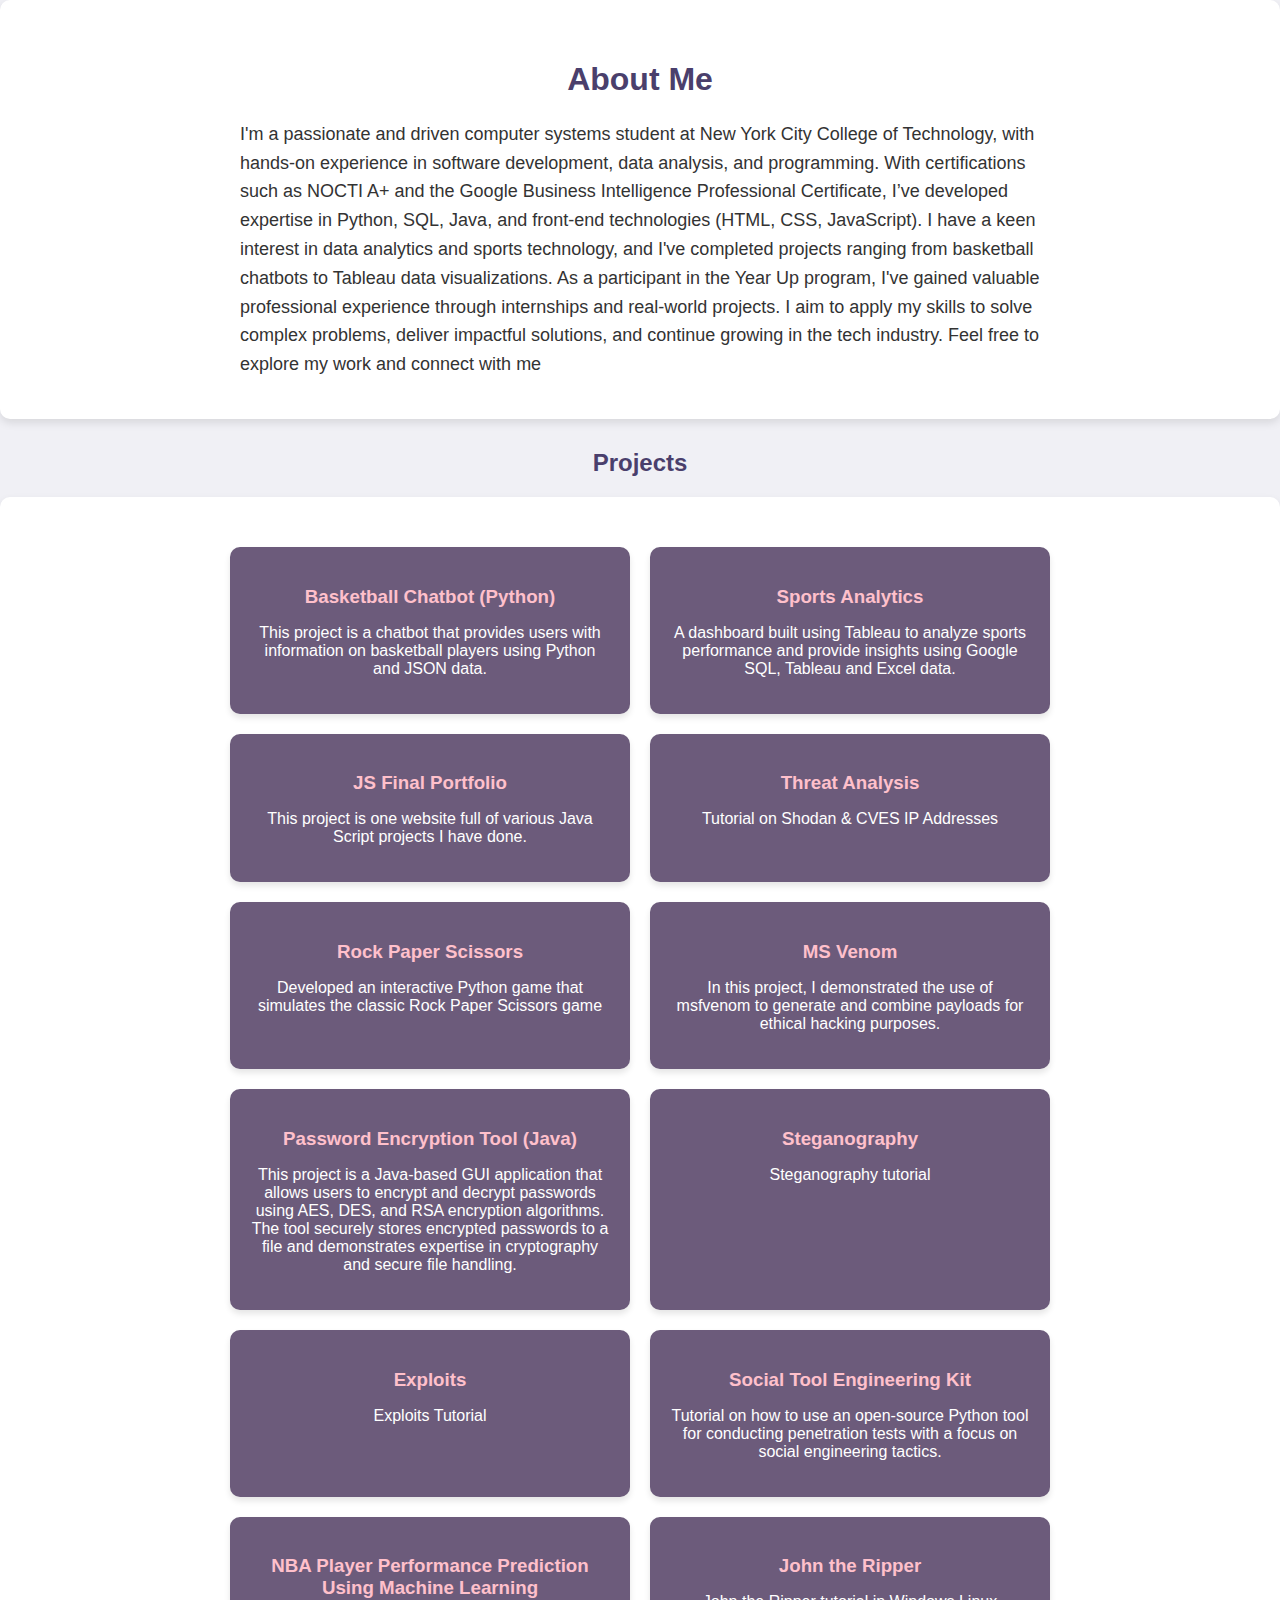
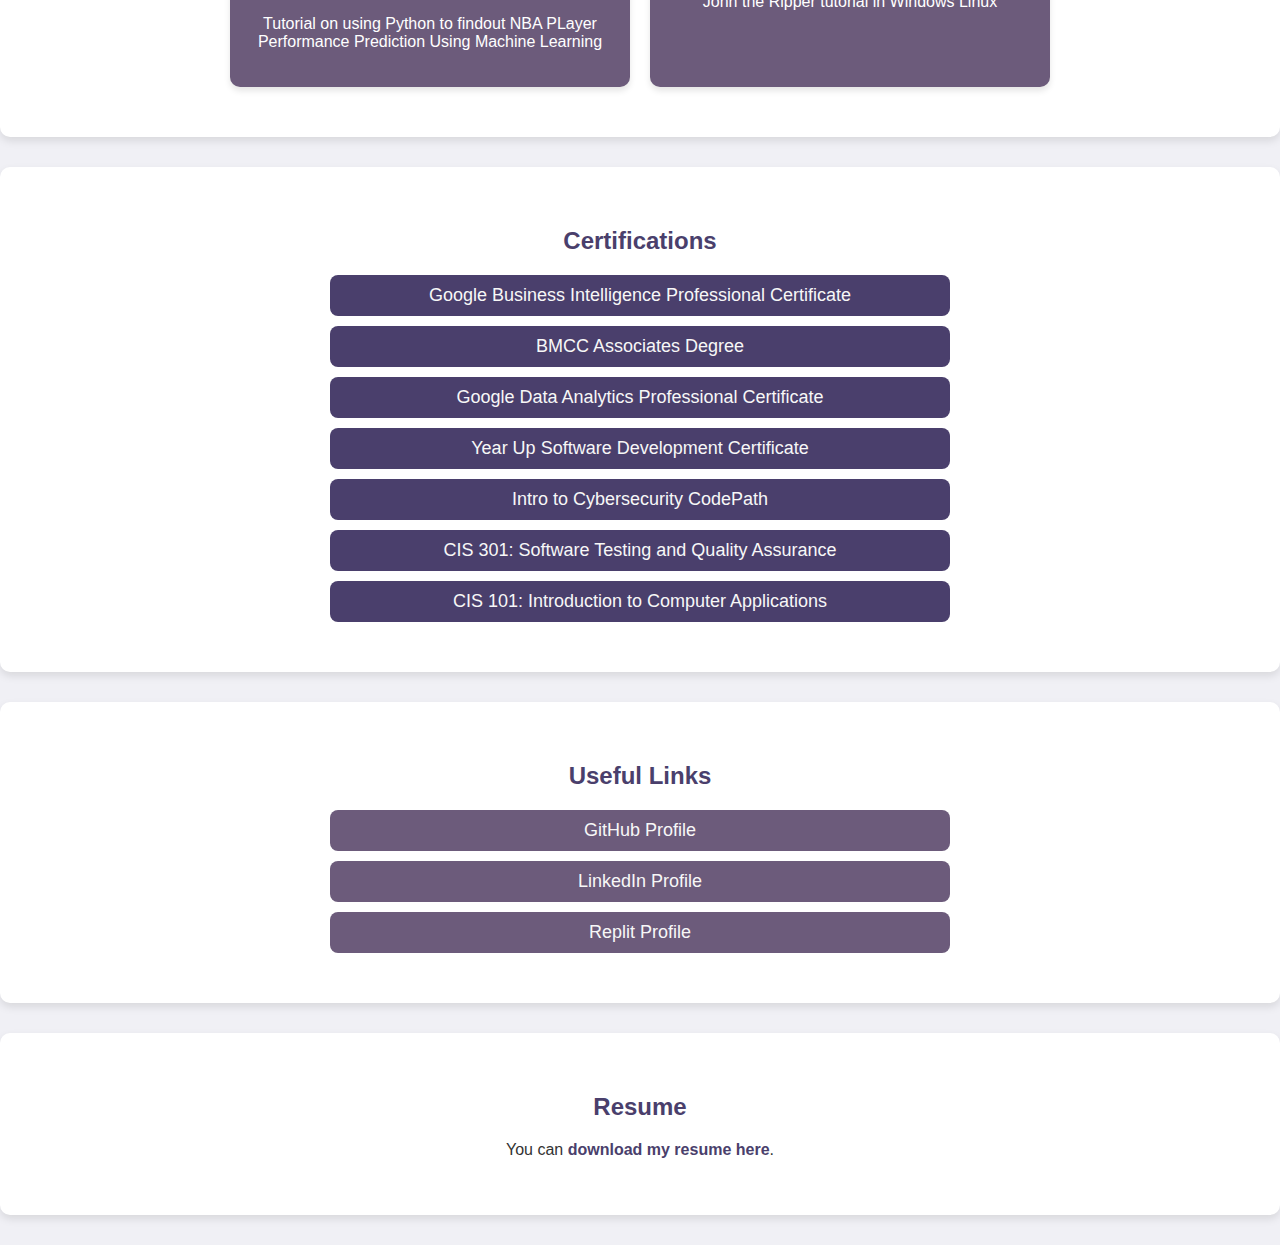
<file: index.html>
<!DOCTYPE html>
<html lang="en">
<head>
    <meta charset="UTF-8">
    <meta name="viewport" content="width=device-width, initial-scale=1.0">
    <title>Christopher Gonzalez Portfolio</title>
    <link rel="stylesheet" href="styles.css">
</head>
<body>

    <!-- About Me Section -->
    <section id="about">
        <h1>About Me</h1>
        <p>I'm a passionate and driven computer systems student at New York City College of Technology, with hands-on experience in software development, data analysis, and programming. With certifications such as NOCTI A+ and the Google Business Intelligence Professional Certificate, I’ve developed expertise in Python, SQL, Java, and front-end technologies (HTML, CSS, JavaScript). I have a keen interest in data analytics and sports technology, and I've completed projects ranging from basketball chatbots to Tableau data visualizations. As a participant in the Year Up program, I've gained valuable professional experience through internships and real-world projects. I aim to apply my skills to solve complex problems, deliver impactful solutions, and continue growing in the tech industry.

            Feel free to explore my work and connect with me</p>
    </section>

    <!-- Projects Section -->
    <h2>Projects</h2>
    <section id="projects">
        
      

        <div class="project">
            <h3><a href="https://github.com/dgrbch1/NBA-Chatbot-Python" target="_blank">Basketball Chatbot (Python)</a></h3>
            <p>This project is a chatbot that provides users with information on basketball players using Python and JSON data.</p>
        </div>

        <div class="project">
            <h3><a href="https://github.com/dgrbch1/Google-Capstone-Project" target="_blank">Sports Analytics </a></h3>
            <p>A dashboard built using Tableau to analyze sports performance and provide insights using Google SQL, Tableau and Excel data.</p>
        </div>

        <div class="project">
            <h3><a href="https://dgrbch1.github.io/JS-Final/" target="_blank">JS Final Portfolio</a></h3>
            <p>This project is one website full of various Java Script projects I have done.</p>
        </div>
        <div class="project">
            <h3><a href="https://dgrbch1.github.io/Threat-Analysis/" target="_blank">Threat Analysis</a></h3>
            <p>Tutorial on Shodan & CVES IP Addresses</p>
        </div>
  
        <div class="project">
            <h3><a href="https://replit.com/@lebronjr/RockPaperScissors?v=1" target="_blank">Rock Paper Scissors</a></h3>
            <p>	Developed an interactive Python game that simulates the classic Rock Paper Scissors game</p>
        </div>

        <div class="project">
            <h3><a href="https://dgrbch1.github.io/MsVenom/" target="_blank">MS Venom</a></h3>
            <p> In this project, I demonstrated the use of msfvenom to generate and combine payloads for ethical hacking purposes.</p>
        </div>
        <div class="project">
    <h3><a href="https://github.com/dgrbch1/Java-Encrypted" target="_blank">Password Encryption Tool (Java)</a></h3>
    <p>This project is a Java-based GUI application that allows users to encrypt and decrypt passwords using AES, DES, and RSA encryption algorithms. The tool securely stores encrypted passwords to a file and demonstrates expertise in cryptography and secure file handling.</p>
</div>
<div class="project">
            <h3><a href="https://dgrbch1.github.io/Steghide/#license" target="_blank">Steganography</a></h3>
            <p>Steganography tutorial</p>
        </div>
 <div class="project">
            <h3><a href="https://dgrbch1.github.io/Exploits/" target="_blank">Exploits</a></h3>
            <p>Exploits Tutorial</p>
        </div>
 <div class="project">
            <h3><a href="https://github.com/dgrbch1/Social-Tool-Engineering-Kit" target="_blank">Social Tool Engineering Kit</a></h3>
            <p>Tutorial on how to use an open-source Python tool for conducting penetration tests with a focus on social engineering tactics. </p>
        </div>
 <div class="project">
            <h3><a href="https://www.kaggle.com/code/goatlebron/nba-players-predictions" target="_blank">NBA Player Performance Prediction Using Machine Learning</a></h3>
            <p>Tutorial on using Python to findout NBA PLayer Performance Prediction Using Machine Learning</p>
        </div>
<div class="project">
            <h3><a href="https://github.com/dgrbch1/John-Ripper" target="_blank">John the Ripper</a></h3>
            <p>John the Ripper tutorial in Windows Linux</p>
        </div>    
    </section>

 
    <section id="certifications">
        <h2>Certifications</h2>

        <ul>
            <li><a href="https://www.coursera.org/account/accomplishments/specialization/certificate/BGNQEUGFOHRA" target="_blank">Google Business Intelligence Professional Certificate</a></li>
            <li><a href= 'https://www.parchment.com/u/award/abbe93ab9173281e9d440be0be9c57bc'   target="_blank">BMCC Associates Degree</a></li>
            <li><a href="https://coursera.org/share/ed5f91bd64ee9f1ae06e8201380bb993" target="_blank">Google Data Analytics Professional Certificate</a></li>
            <li><a href="YearUp.pdf" target="_blank">Year Up Software Development Certificate</a></li>
             <li><a href="Christopher Gonzalez.pdf" target="_blank">Intro to Cybersecurity CodePath</a></li>
            <li><a href="https://www.credly.com/badges/c9fc1f21-72f3-42ad-af70-9b6b070f6c57/public_url" target="_blank">CIS 301: Software Testing and Quality Assurance</a></li>
            <li><a href="https://www.credly.com/badges/1e41c748-0b68-4ac8-a594-5110b46e702a/public_url" target="_blank">CIS 101: Introduction to Computer Applications</a></li>
        </ul>
    </section>
    <section id="links">
        <h2>Useful Links</h2>

        <ul>
            <li><a href="https://github.com/dgrbch1" target="_blank">GitHub Profile</a></li>
            <li><a href="https://www.linkedin.com/in/christopher-gonzalez-55a437202/" target="_blank">LinkedIn Profile</a></li>
            <li><a href="https://replit.com/@lebronjr" target="_blank">Replit Profile</a></li>
            
        </ul>
    </section>
    <!-- Resume Section -->
    <section id="resume">
        <h2>Resume</h2>
    <p>You can <a href="Christopher Gonzalez Resume.pdf" target="_blank">download my resume here</a>.</p>
    </section>

</body>
</html>
</file>
<file: styles.css>
/* General Styles */
body {
    font-family: 'Arial', sans-serif;
    margin: 0;
    padding: 0;
    background-color: #f0f0f5;
    color: #333;
}

/* Section Styling */
section {
    padding: 40px;
    margin-bottom: 30px;
    background-color: #fff;
    border-radius: 10px;
    box-shadow: 0 4px 8px rgba(0, 0, 0, 0.1);
}

/* Headings */
h1, h2 {
    text-align: center;
    color: #4a3f6c; /* Dark Purple */
}

/* About Me Section */
#about p {
    max-width: 800px;
    margin: 0 auto;
    line-height: 1.6;
    font-size: 18px;
}
#links {
    text-align: center;
}

#links ul {
    list-style-type: none;
    padding: 0;
    max-width: 800px;
    margin: 0 auto;
}

#links ul li {
    background-color: #6c5b7b; /* Light Purple */
    color: white;
    margin: 10px auto;
    padding: 10px;
    border-radius: 8px;
    max-width: 600px;
    font-size: 18px;
}

#links a {
    color: #f7f7f7;
    text-decoration: none;
}

#links a:hover {
    text-decoration: underline;
}
/* Projects */
#projects {
    display: flex;
    flex-wrap: wrap;
    justify-content: center;
}

.project {
    width: calc(33.333% - 40px); /* 3 columns layout with spacing */
    margin: 10px;
    padding: 20px;
    background-color: #6c5b7b; /* Light Purple */
    color: white;
    border-radius: 10px;
    box-shadow: 0 4px 6px rgba(0, 0, 0, 0.1);
    text-align: center;
}

.project h3 {
    margin-bottom: 10px;
}

.project a {
    color: pink;
    text-decoration: none;
    font-weight: bold;
}

.project a:hover {
    text-decoration: underline;
}

/* Certifications */
#certifications {
    text-align: center;
}

#certifications ul {
    list-style-type: none;
    padding: 0;
    max-width: 800px;
    margin: 0 auto;
}

#certifications ul li {
    background-color: #4a3f6c; /* Dark Purple */
    color: white;
    margin: 10px auto;
    padding: 10px;
    border-radius: 8px;
    max-width: 600px;
    font-size: 18px;
}

#certifications a {
    color: #f7f7f7;
    text-decoration: none;
}

#certifications a:hover {
    text-decoration: underline;
}

/* Resume */
#resume {
    text-align: center;
}

#resume a {
    color: #4a3f6c; /* Dark Purple */
    text-decoration: none;
    font-weight: bold;
}

#resume a:hover {
    text-decoration: underline;
}

/* Responsive Design */
@media (max-width: 768px) {
    body {
        font-size: 16px;
    }

    section {
        padding: 20px;
    }

    .project {
        width: calc(50% - 40px); /* 2 columns layout on smaller screens */
    }
}

@media (max-width: 480px) {
    .project {
        width: calc(100% - 40px); /* 1 column layout on very small screens */
    }
}
</file>
